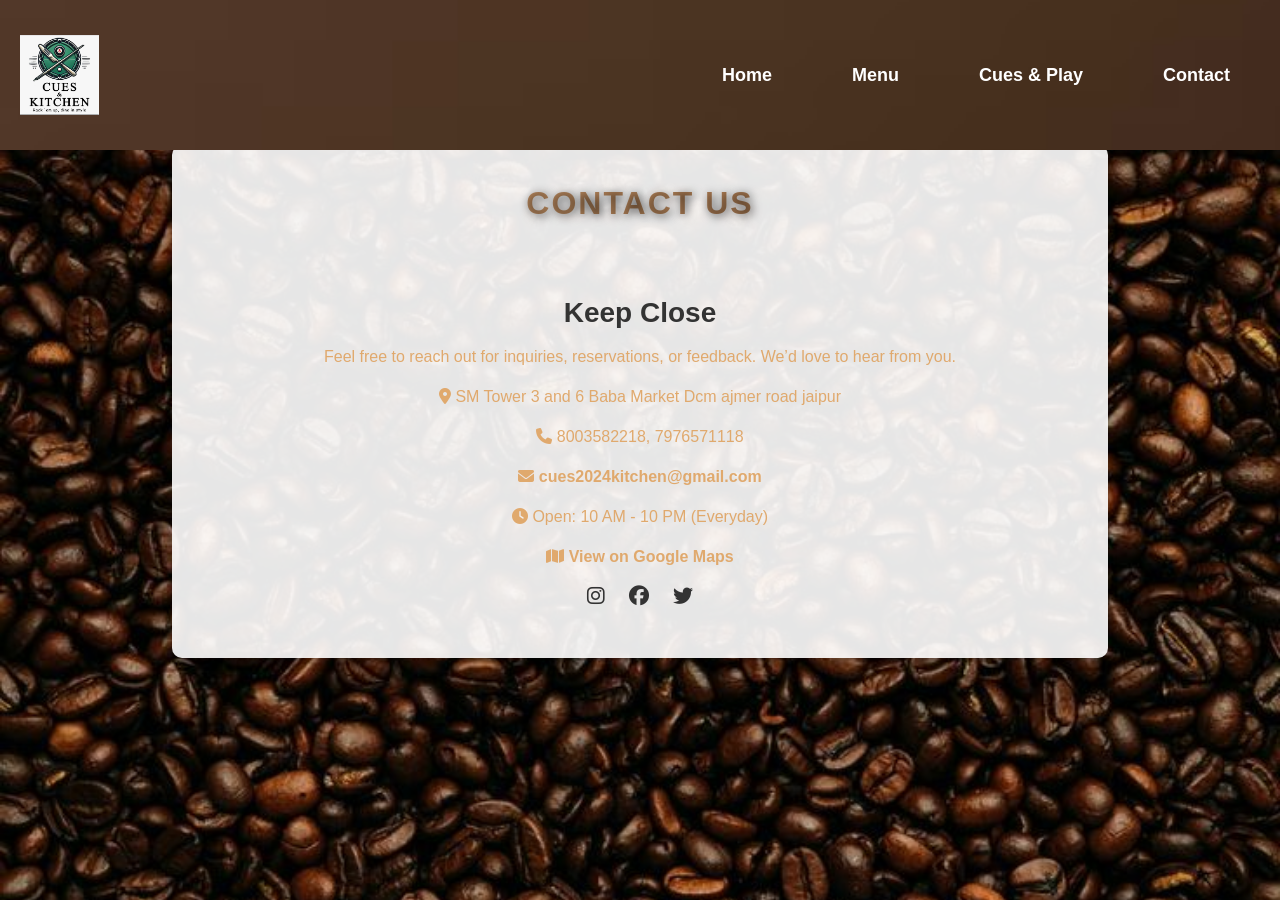
<file: contact.html>
<!DOCTYPE html>
<html lang="en">
<head>
    <meta charset="UTF-8">
    <meta name="viewport" content="width=device-width, initial-scale=1.0">
    <title>Contact Us - Cues and Kitchen</title>
    <link rel="stylesheet" href="style.css">
    <link rel="stylesheet" href="https://cdnjs.cloudflare.com/ajax/libs/font-awesome/6.5.1/css/all.min.css">
</head>
<body>
    <nav>
        <a href="index.html">
            <img src="logo.jpg" alt="Cues and Kitchen Logo" class="logo">
        </a>
        <ul>
            <li><a href="index.html">Home</a></li>
            <li><a href="menu.html">Menu</a></li>
            <li><a href="games.html">Cues & Play</a></li>
            <li><a href="contact.html">Contact</a></li>
        </ul>
    </nav>

    
        <div class="contact-container">
            <h1 class="contact-title">CONTACT US</h1>
            <div class="contact-box">
                <!-- Left: Contact Details -->
            <div class="contact-details">
                <h2>Keep Close</h2>
                <p>Feel free to reach out for inquiries, reservations, or feedback. We’d love to hear from you.</p>
                <p><i class="fas fa-map-marker-alt"></i> SM Tower 3 and 6 Baba Market Dcm ajmer road jaipur</p>
                <p><i class="fas fa-phone"></i> 8003582218, 7976571118</p>
                <p><i class="fas fa-envelope"></i> <a href="mailto:cues2024kitchen@gmail.com">cues2024kitchen@gmail.com</a></p>
                <p><i class="fas fa-clock"></i> Open: 10 AM - 10 PM (Everyday)</p>
                <p><i class="fas fa-map"></i> <a href="https://maps.app.goo.gl/EhMH3YC9ZYGebanJ7?g_st=com.google.maps.preview.copy" target="_blank">View on Google Maps</a></p>

                <div class="social-icons">
                    <a href="https://www.instagram.com/cuesandkitchen" target="_blank"><i class="fa-brands fa-instagram"></i></a>
                    <a href="https://facebook.com/" target="_blank"><i class="fa-brands fa-facebook"></i></a>
                    <a href="https://twitter.com/" target="_blank"><i class="fa-brands fa-twitter"></i></a>
                </div>
            </div>

            
                
                
            </div>
        </div>
    </section>
</body>
<script>
    document.querySelector('form').addEventListener('submit', function (e) {
        let name = document.querySelector('input[type="text"]').value;
        let email = document.querySelector('input[type="email"]').value;
        let subject = document.querySelector('input[type="text"]').value;
        let message = document.querySelector('textarea').value;

        if (!name || !email || !subject || !message) {
            alert('Please fill out all fields.');
            e.preventDefault();
        }
    });
</script>
</html>
</file>
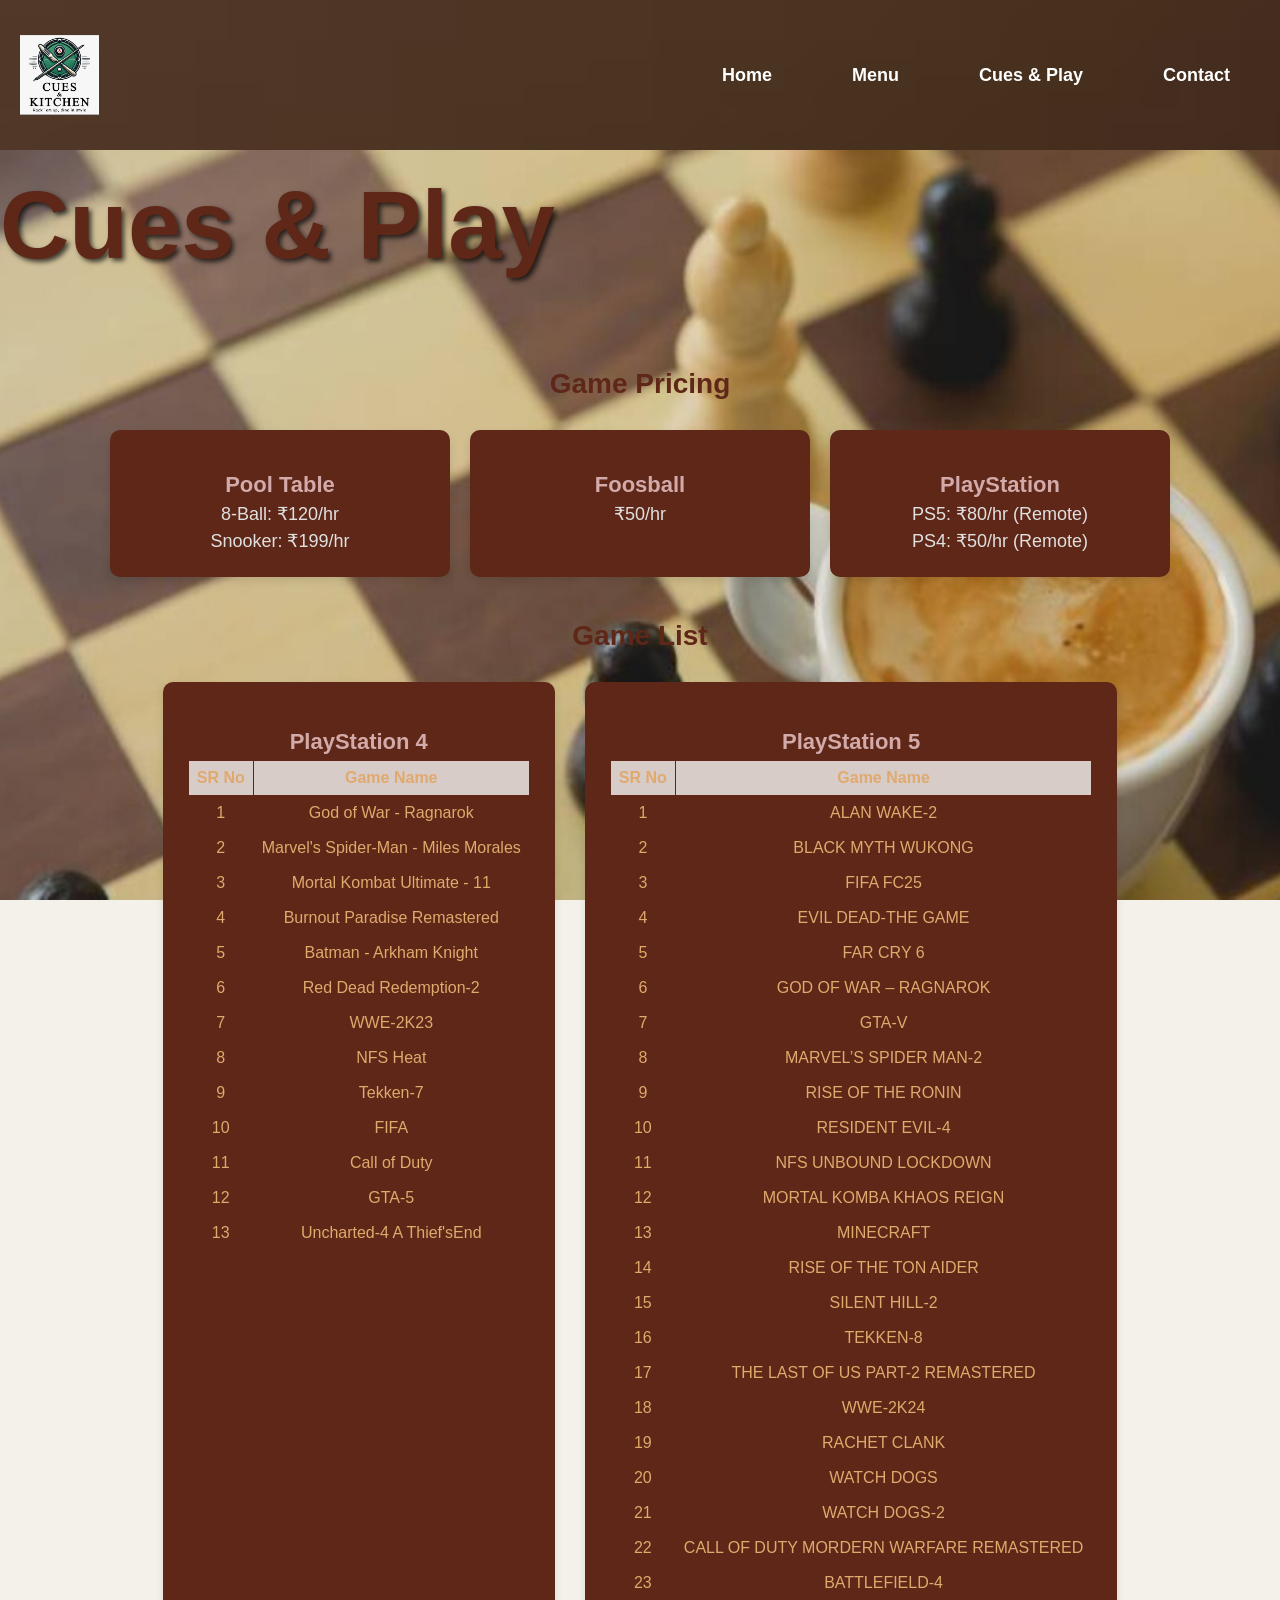
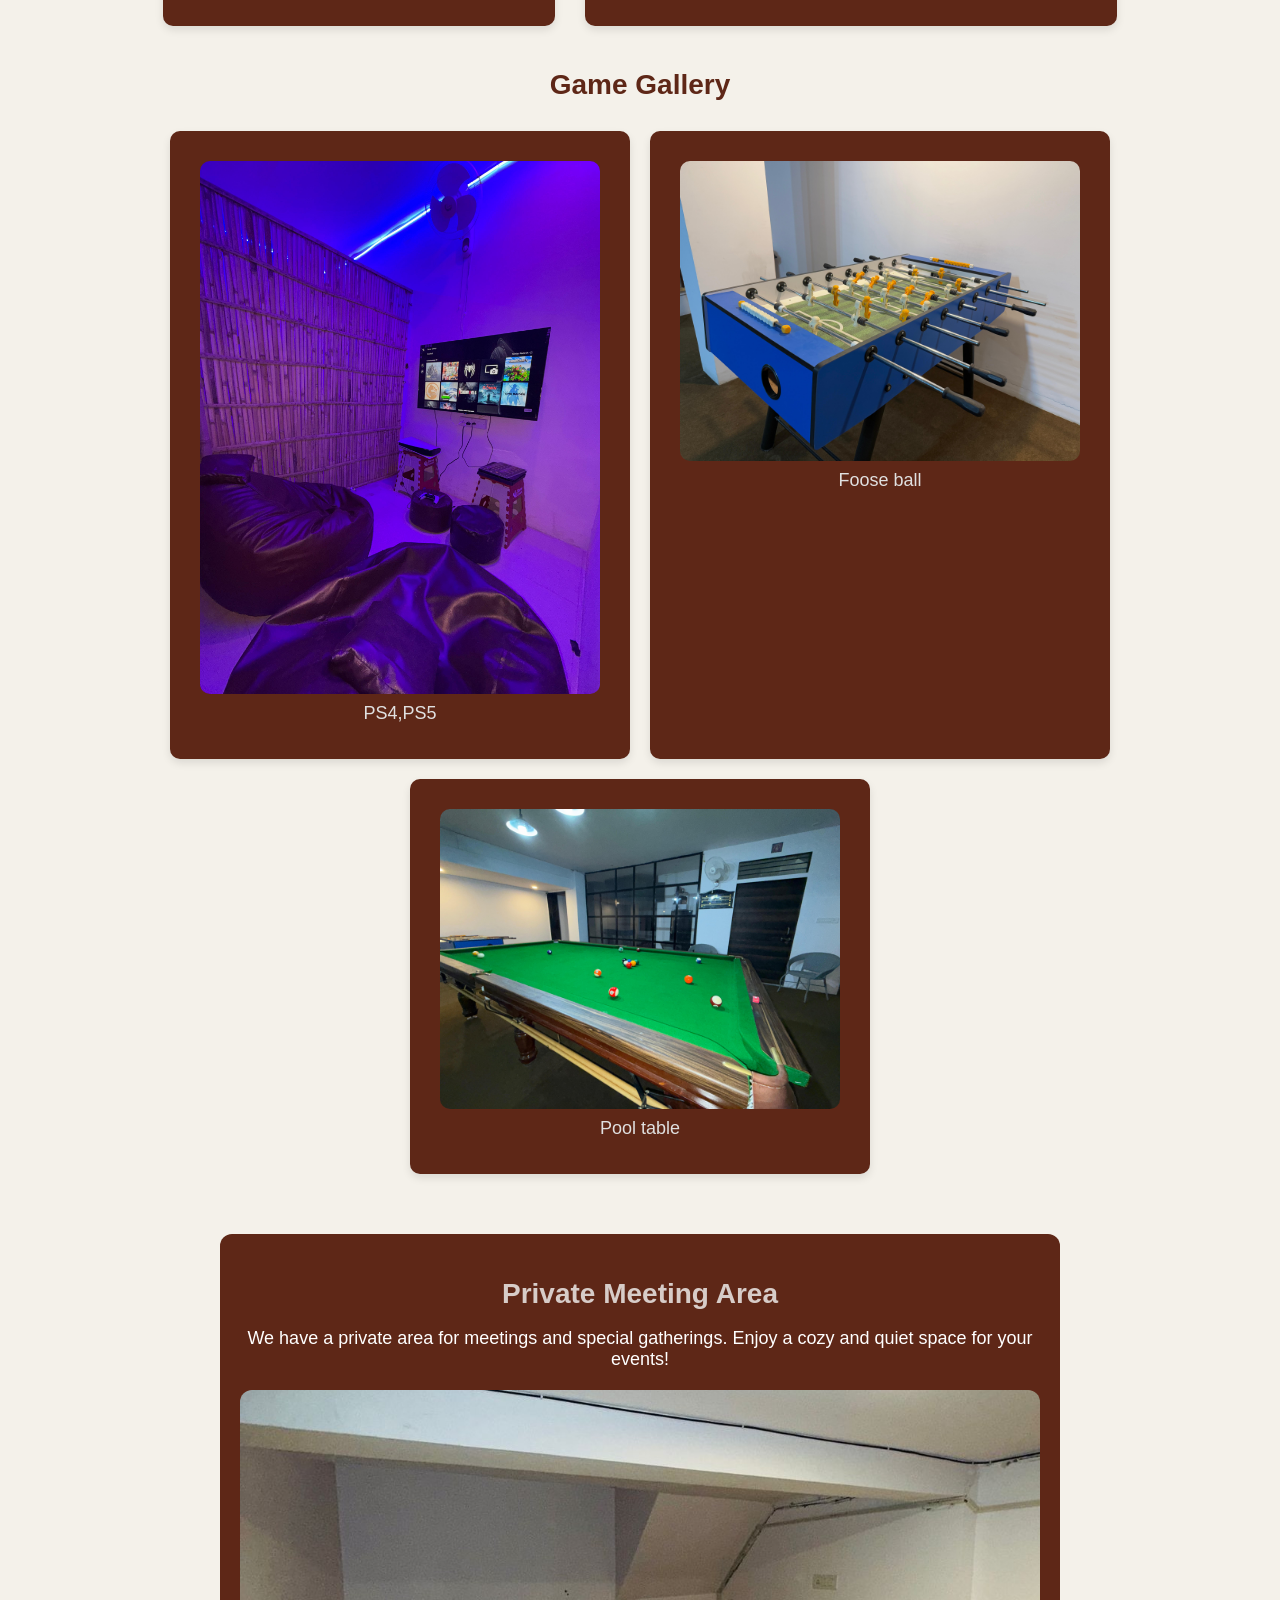
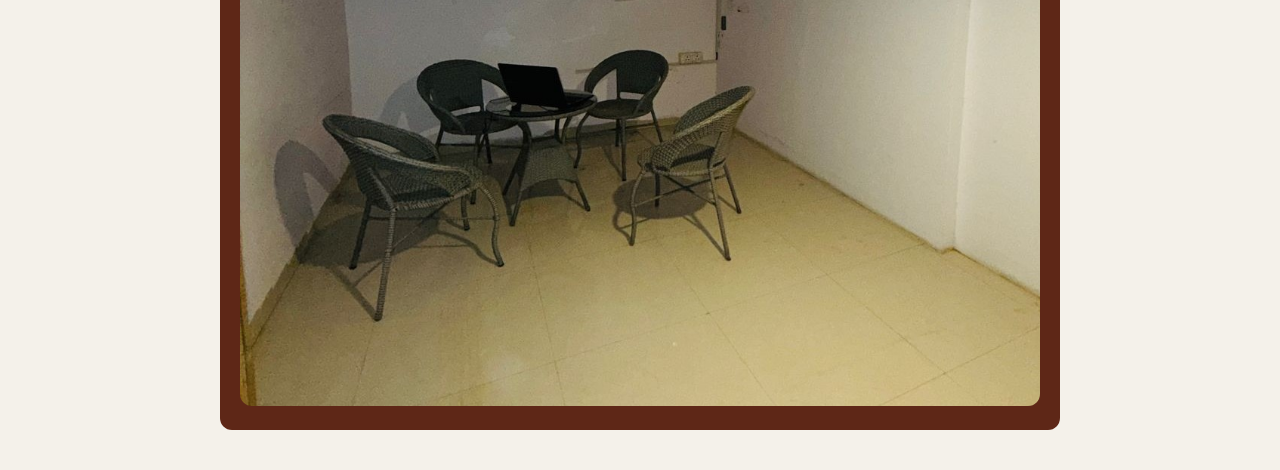
<file: games.html>
<!DOCTYPE html>
<html lang="en">
<head>
    <meta charset="UTF-8">
    <meta name="viewport" content="width=device-width, initial-scale=1.0">
    <title>Cues & Play</title>
    <link rel="stylesheet" href="style.css">
    <link rel="icon" type="image/jpeg" href="logo.jpg">
</head>
<body>
    <nav>
        <a href="index.html">
            <img src="logo.jpg" alt="Cues and Kitchen Logo" class="logo">
        </a>
        <ul>
            <li><a href="index.html">Home</a></li>
            <li><a href="menu.html">Menu</a></li>
            <li><a href="games.html">Cues & Play</a></li>
            <li><a href="contact.html">Contact</a></li>
        </ul>
    </nav>

    <!-- Move header inside body -->
    <header>
        <h1>Cues & Play</h1>
    </header>
    <body class="cues-play-page">

    <section class="game-prices">
        <h2>Game Pricing</h2>
        <div class="pricing">
            <div class="price-box">
                <h3>Pool Table</h3>
                <p>8-Ball: ₹120/hr</p>
                <p>Snooker: ₹199/hr</p>
            </div>
            <div class="price-box">
                <h3>Foosball</h3>
                <p>₹50/hr</p>
            </div>
            <div class="price-box">
                <h3>PlayStation</h3>
                <p>PS5: ₹80/hr (Remote)</p>
                <p>PS4: ₹50/hr (Remote)</p>
            </div>
        </div>
    </section>

    <section class="game-list">
        <h2>Game List</h2>
        <div class="game-tables">
            <div class="table-container">
                <h3>PlayStation 4</h3>
                <table>
                    <tr><th>SR No</th><th>Game Name</th></tr>
                    <tr><td>1</td><td>God of War - Ragnarok</td></tr>
                    <tr><td>2</td><td>Marvel's Spider-Man - Miles Morales</td></tr>
                    <tr><td>3</td><td>Mortal Kombat Ultimate - 11</td></tr>
                    <tr><td>4</td><td>Burnout Paradise Remastered</td></tr>
                    <tr><td>5</td><td>Batman - Arkham Knight</td></tr>
                    <tr><td>6</td><td>Red Dead Redemption-2</td></tr>
                    <tr><td>7</td><td>WWE-2K23</td></tr>
                    <tr><td>8</td><td>NFS Heat</td></tr>
                    <tr><td>9</td><td>Tekken-7</td></tr>
                    <tr><td>10</td><td>FIFA <FC-24></FC-24></td></tr>
                    <tr><td>11</td><td>Call of Duty</td></tr>
                    <tr><td>12</td><td>GTA-5</td></tr>
                    <tr><td>13</td><td>Uncharted-4 A Thief'sEnd</td></tr>
                </table>
            </div>
            <div class="table-container">
                <h3>PlayStation 5</h3>
                <table>
                    <tr><th>SR No</th><th>Game Name</th></tr>
                    <tr><td>1</td><td>ALAN WAKE-2</td></tr>
        <tr><td>2</td><td>BLACK MYTH WUKONG</td></tr>
        <tr><td>3</td><td>FIFA FC25</td></tr>
        <tr><td>4</td><td>EVIL DEAD-THE GAME</td></tr>
        <tr><td>5</td><td>FAR CRY 6</td></tr>
        <tr><td>6</td><td>GOD OF WAR – RAGNAROK</td></tr>
        <tr><td>7</td><td>GTA-V</td></tr>
        <tr><td>8</td><td>MARVEL’S SPIDER MAN-2</td></tr>
        <tr><td>9</td><td>RISE OF THE RONIN</td></tr>
        <tr><td>10</td><td>RESIDENT EVIL-4</td></tr>
        <tr><td>11</td><td>NFS UNBOUND LOCKDOWN</td></tr>
        <tr><td>12</td><td>MORTAL KOMBA KHAOS REIGN</td></tr>
        <tr><td>13</td><td>MINECRAFT</td></tr>
        <tr><td>14</td><td>RISE OF THE TON AIDER</td></tr>
        <tr><td>15</td><td>SILENT HILL-2</td></tr>
        <tr><td>16</td><td>TEKKEN-8</td></tr>
        <tr><td>17</td><td>THE LAST OF US PART-2 REMASTERED</td></tr>
        <tr><td>18</td><td>WWE-2K24</td></tr>
        <tr><td>19</td><td>RACHET CLANK</td></tr>
        <tr><td>20</td><td>WATCH DOGS</td></tr>
        <tr><td>21</td><td>WATCH DOGS-2</td></tr>
        <tr><td>22</td><td>CALL OF DUTY MORDERN WARFARE REMASTERED</td></tr>
        <tr><td>23</td><td>BATTLEFIELD-4</td></tr>
                </table>
            </div>
        </div>
    </section>

    <section class="game-gallery">
        <h2>Game Gallery</h2>
        <div class="gallery">
            <div class="game-card">
                <img src="godofwar.jpg" alt="God of War">
                <p>PS4,PS5</p>
            </div>
            <div class="game-card">
                <img src="spiderman.jpg" alt="Spider-Man">
                <p>Foose ball</p>
            </div>
            <div class="game-card">
                <img src="mortal_kombat.jpg" alt="Mortal Kombat">
                <p>Pool table</p>
            </div>
        </div>
    </section>
    <section class="private-area">
        <h2>Private Meeting Area</h2>
        <p>We have a private area for meetings and special gatherings. Enjoy a cozy and quiet space for your events!</p>
        <div class="meeting-image">
            <img src="meeting_area.jpg" alt="Private Meeting Area">
        </div>
    </section>
    
    
    
</body>
</html>
</file>
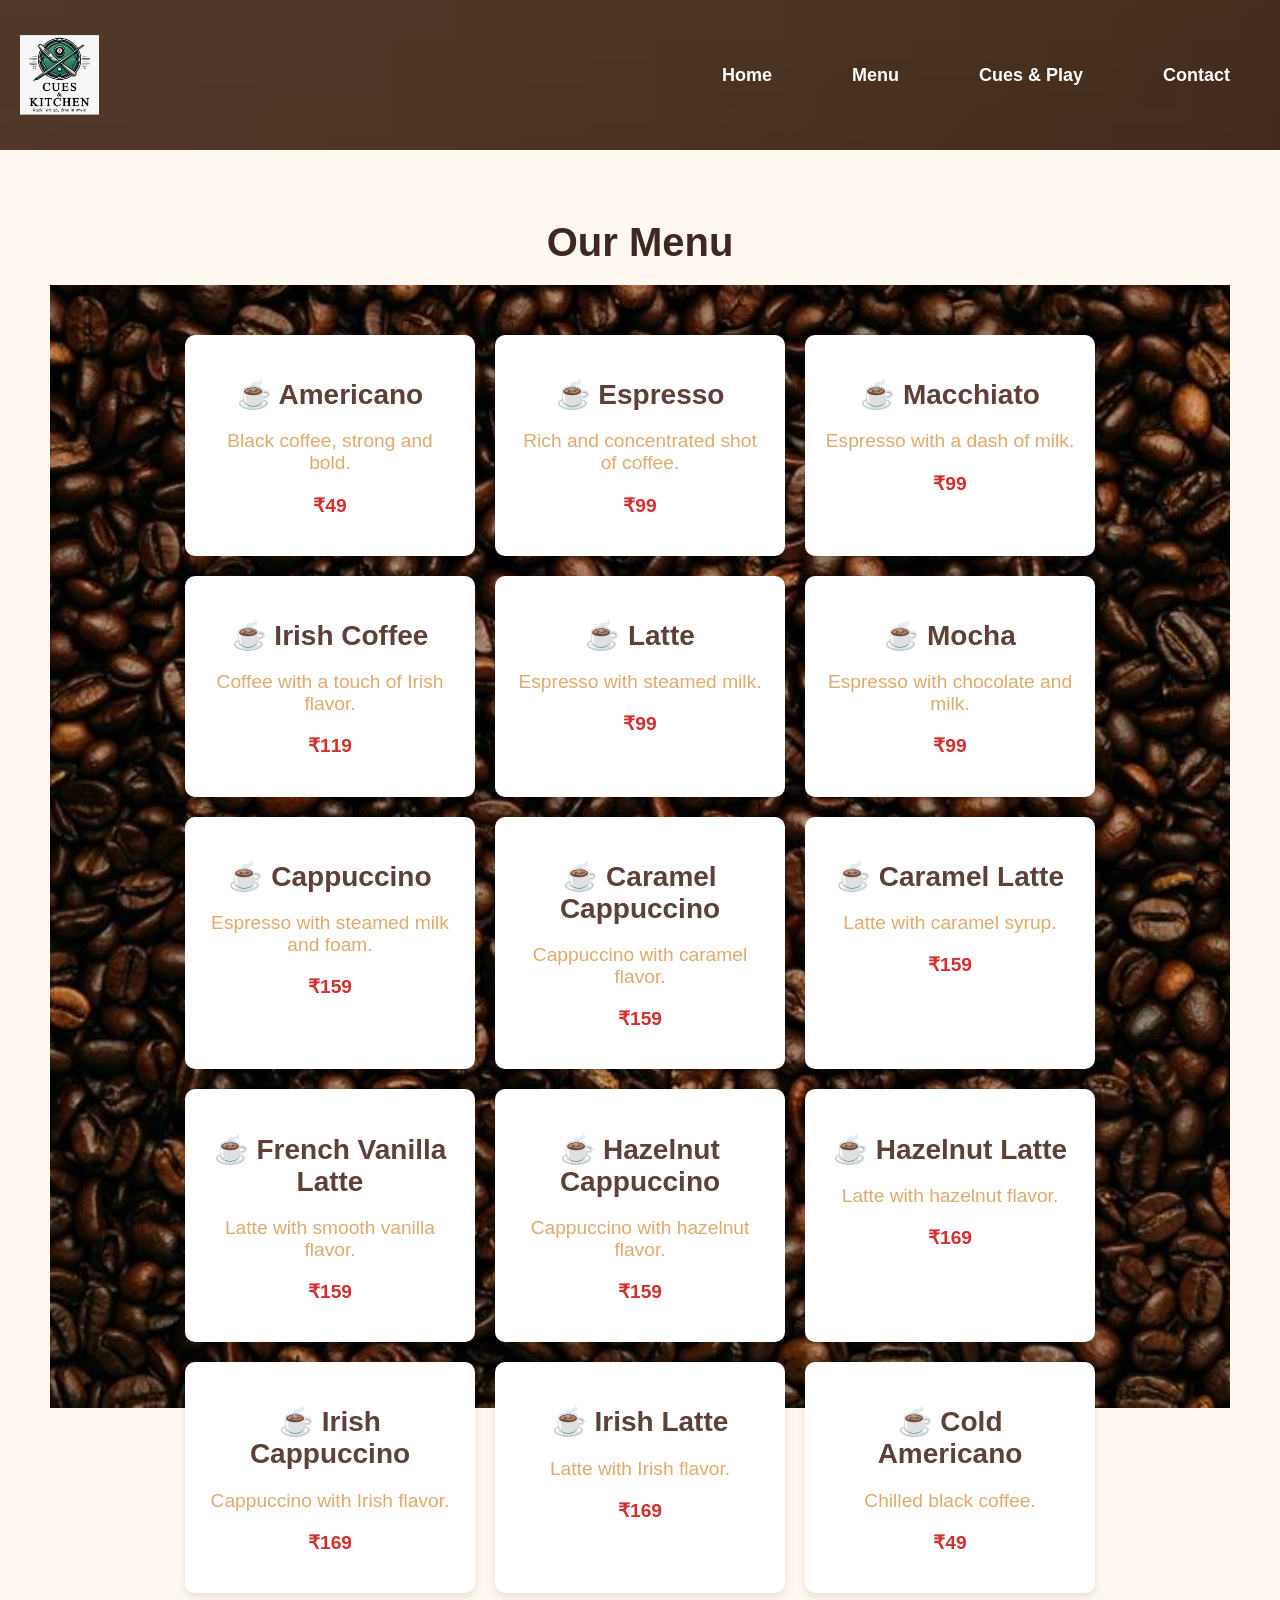
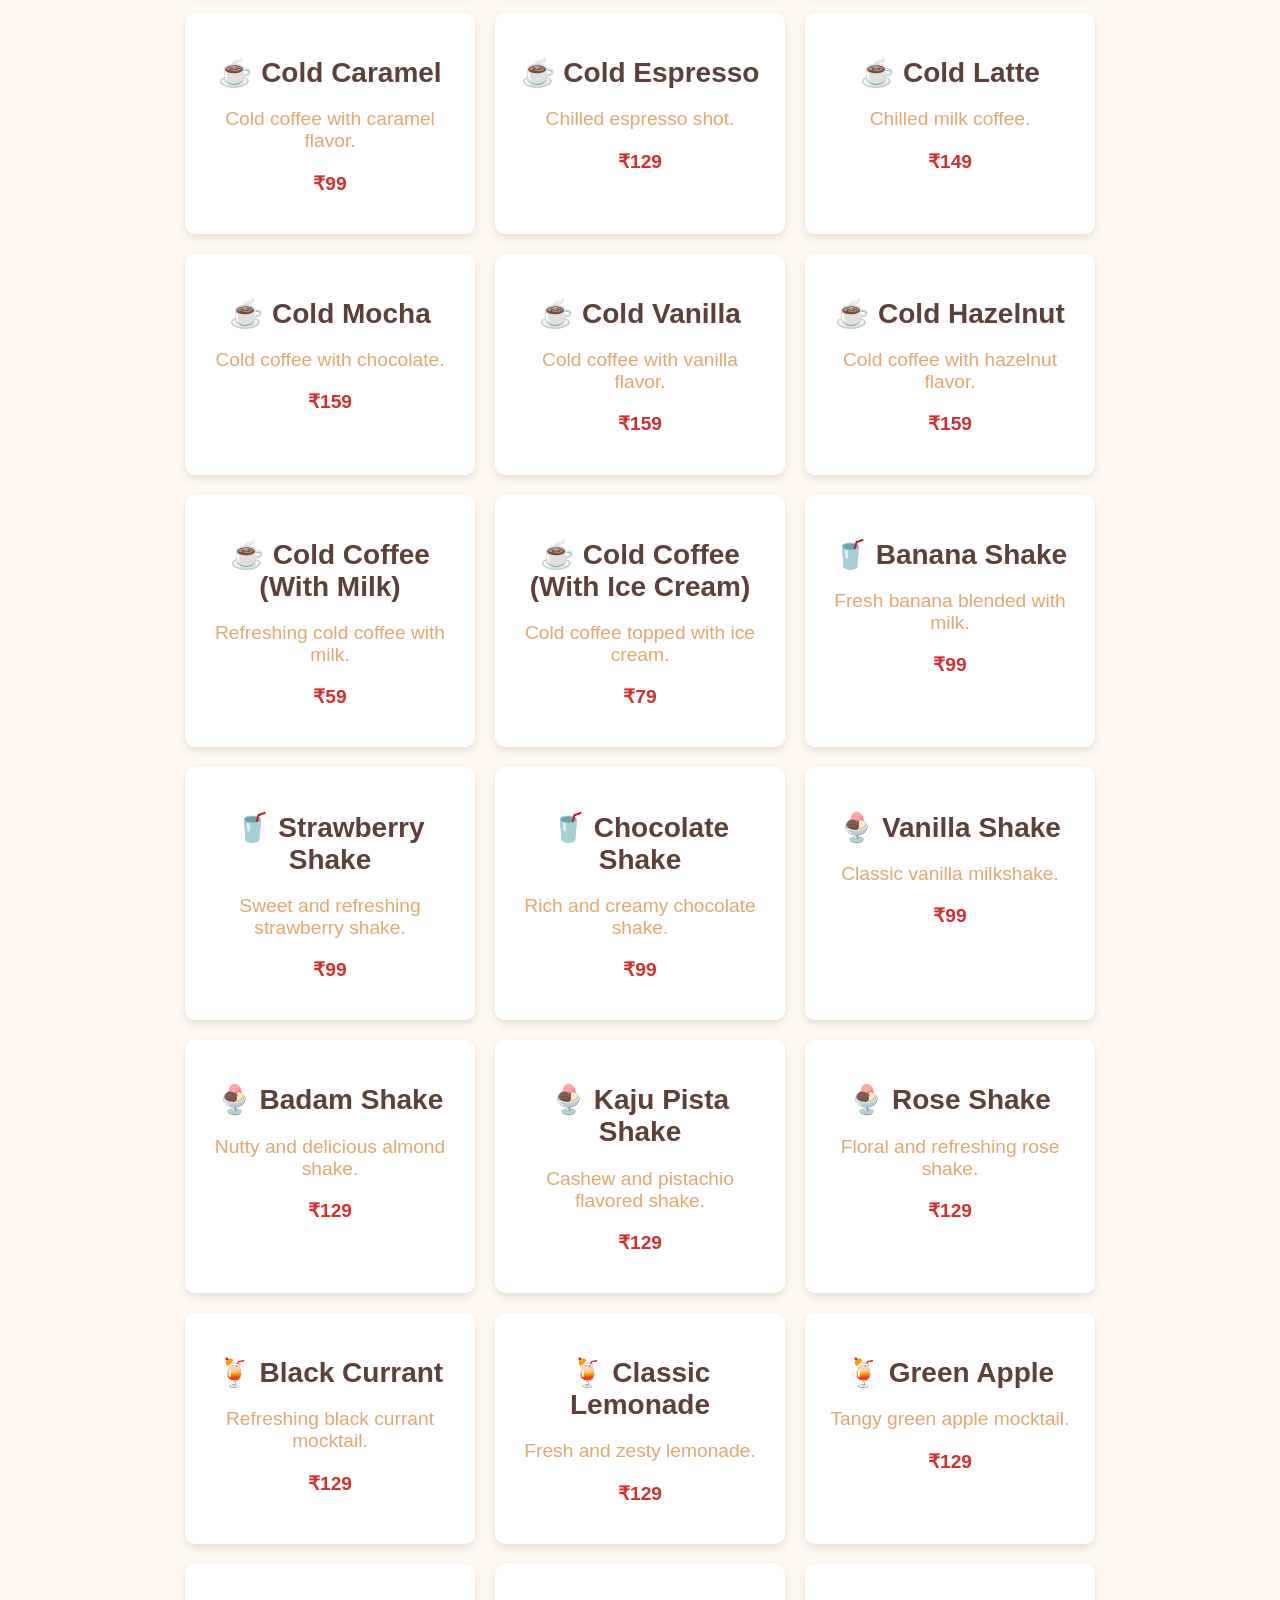
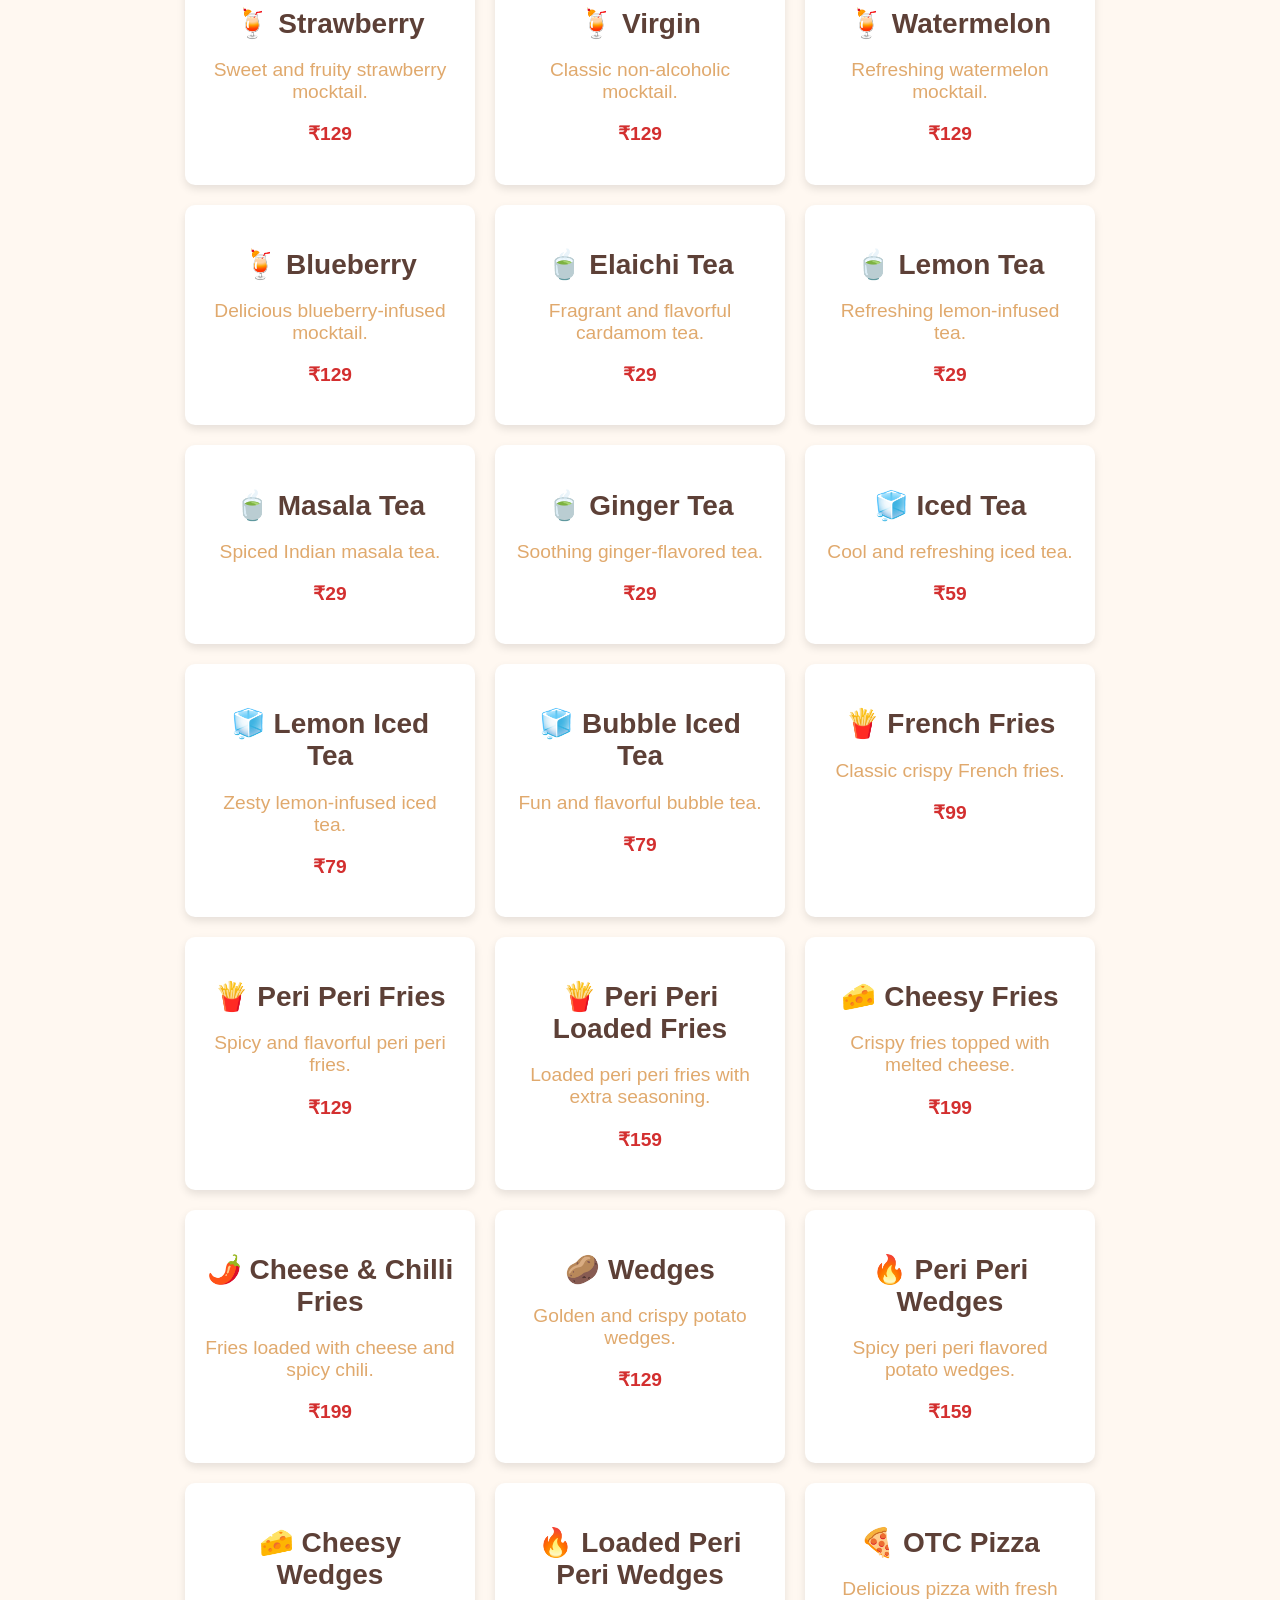
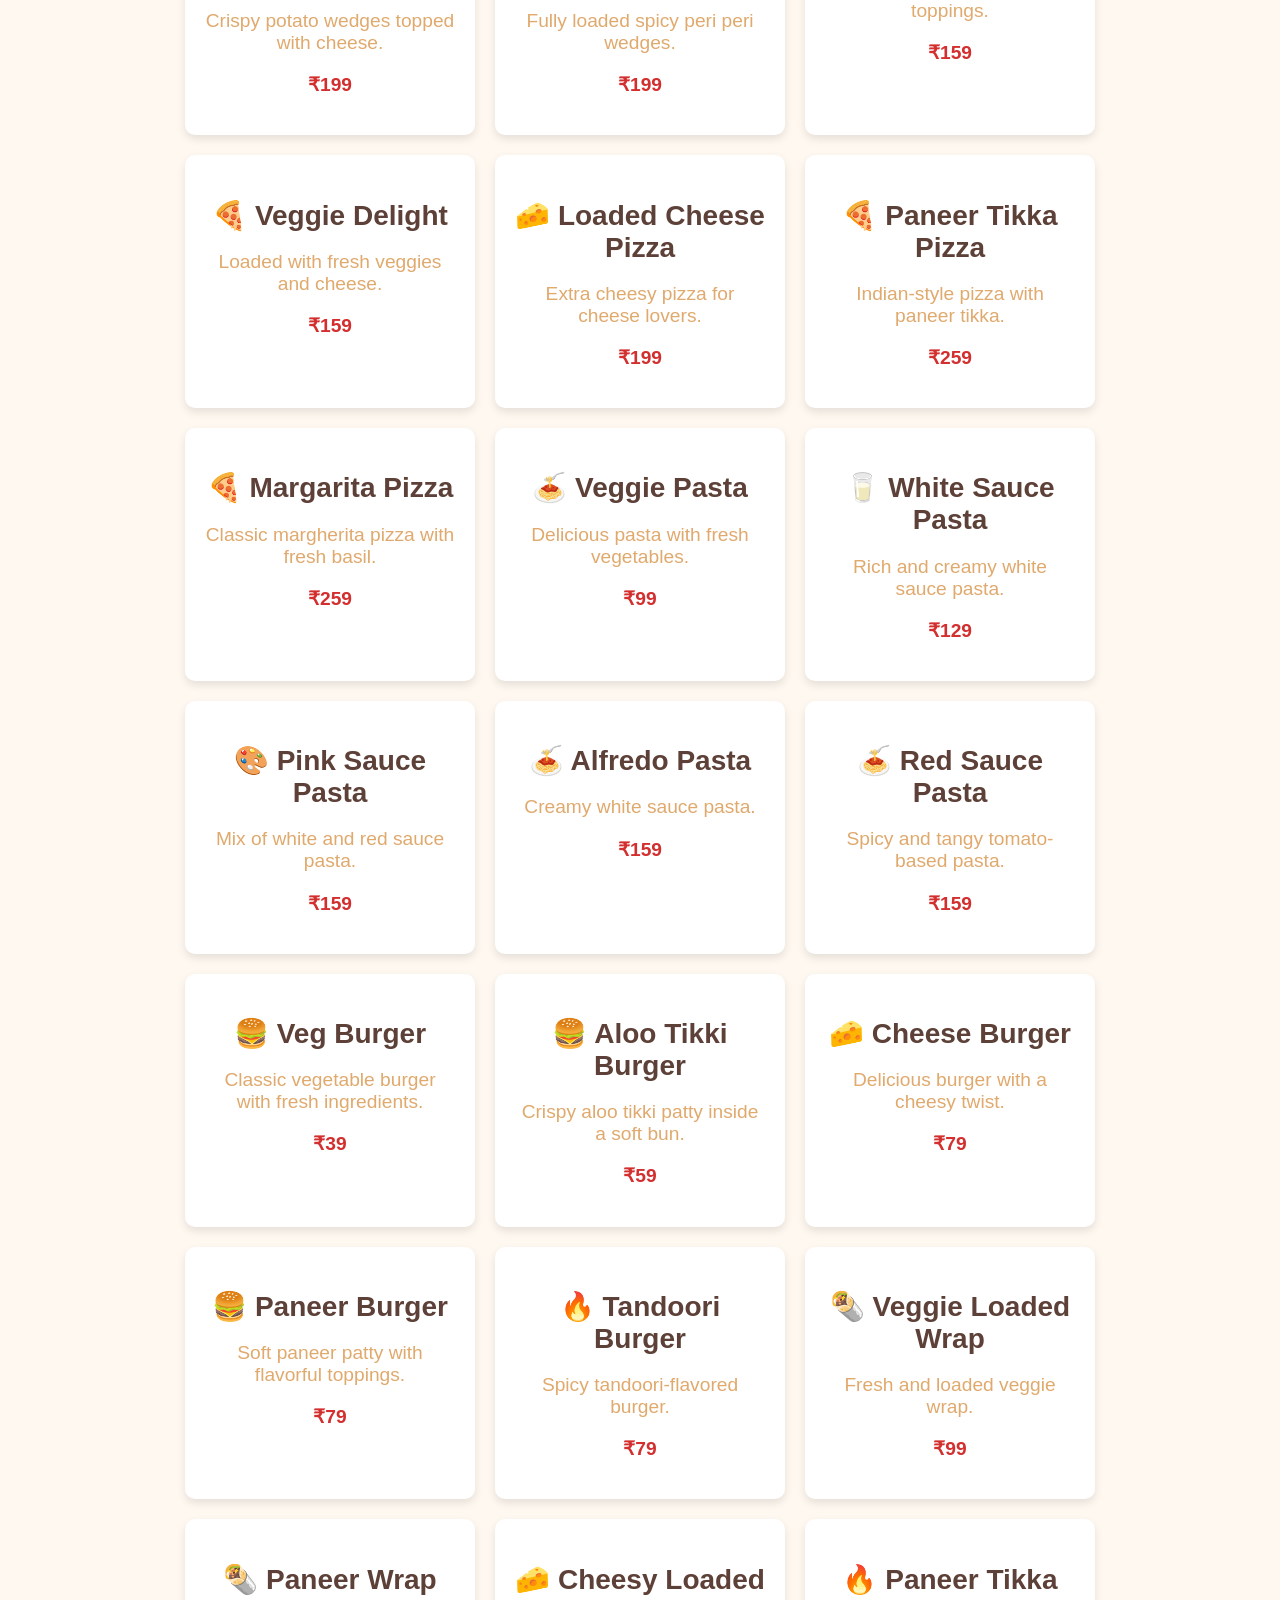
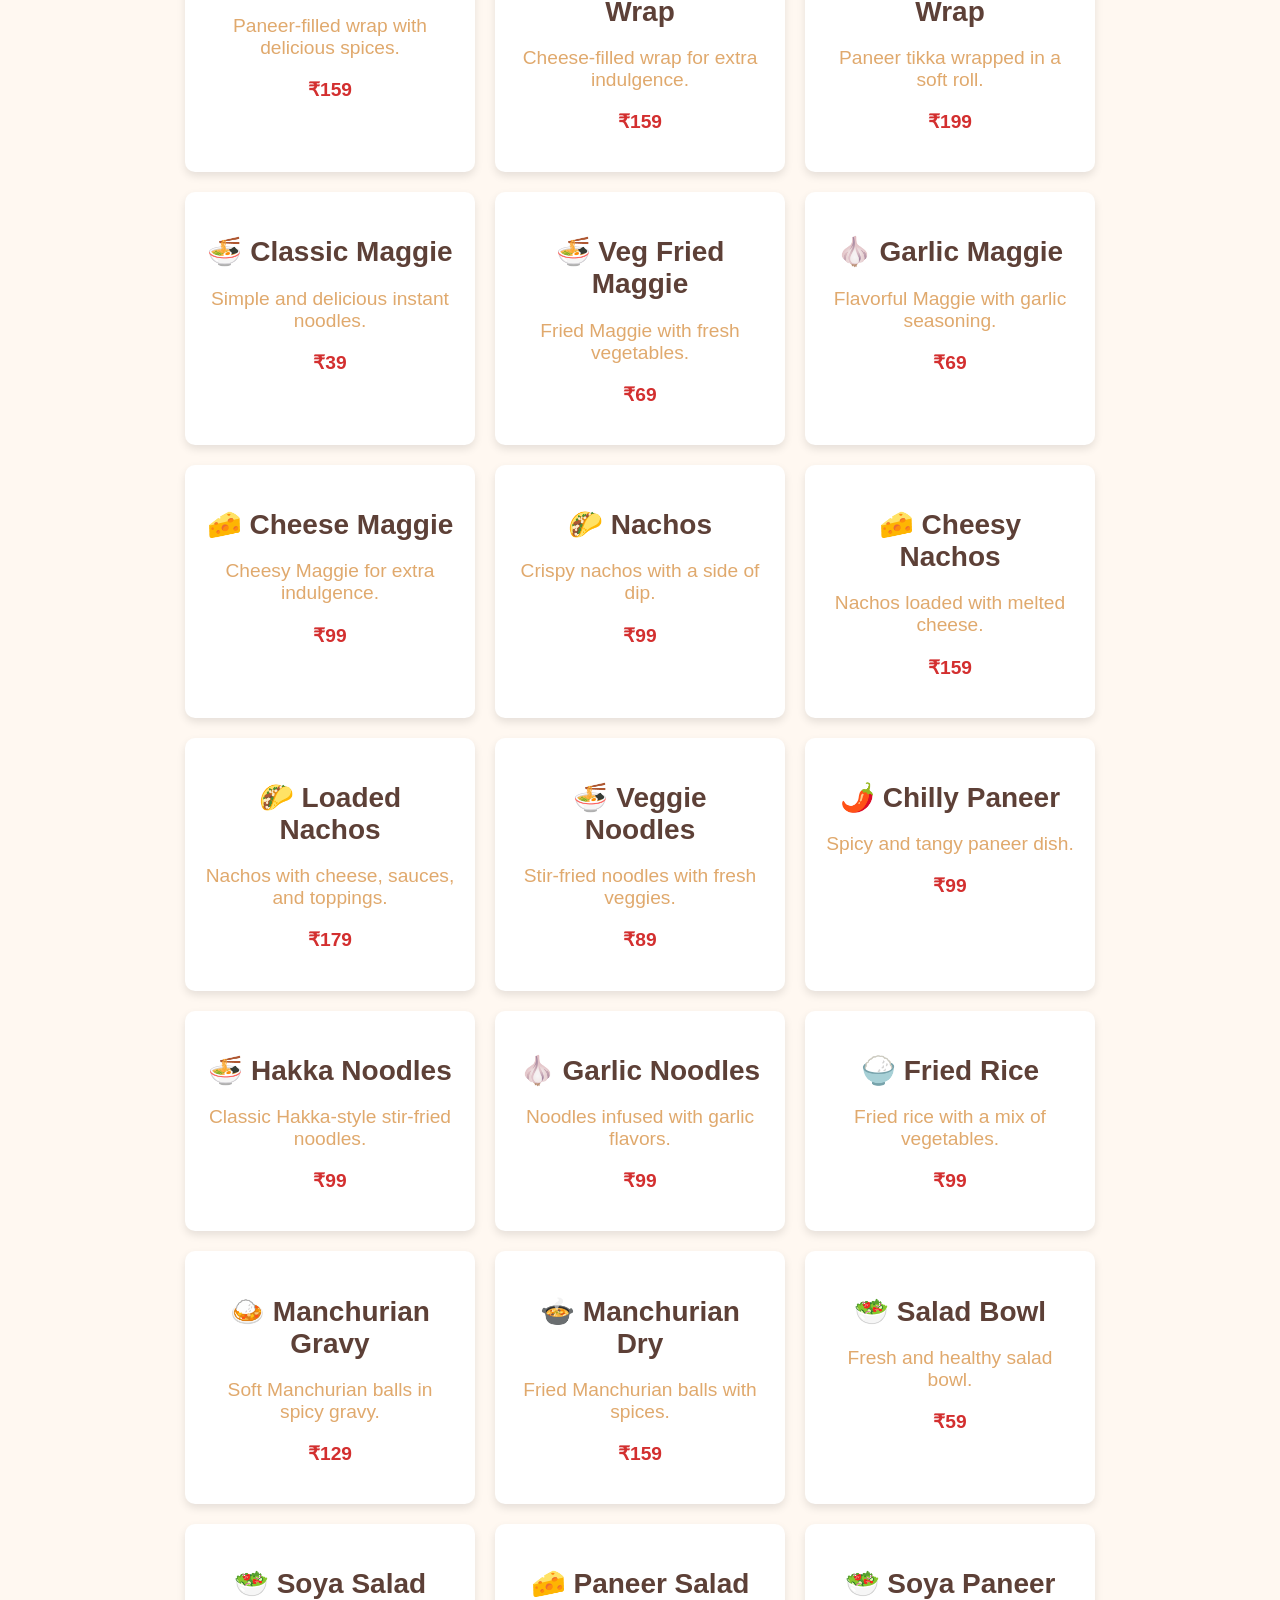
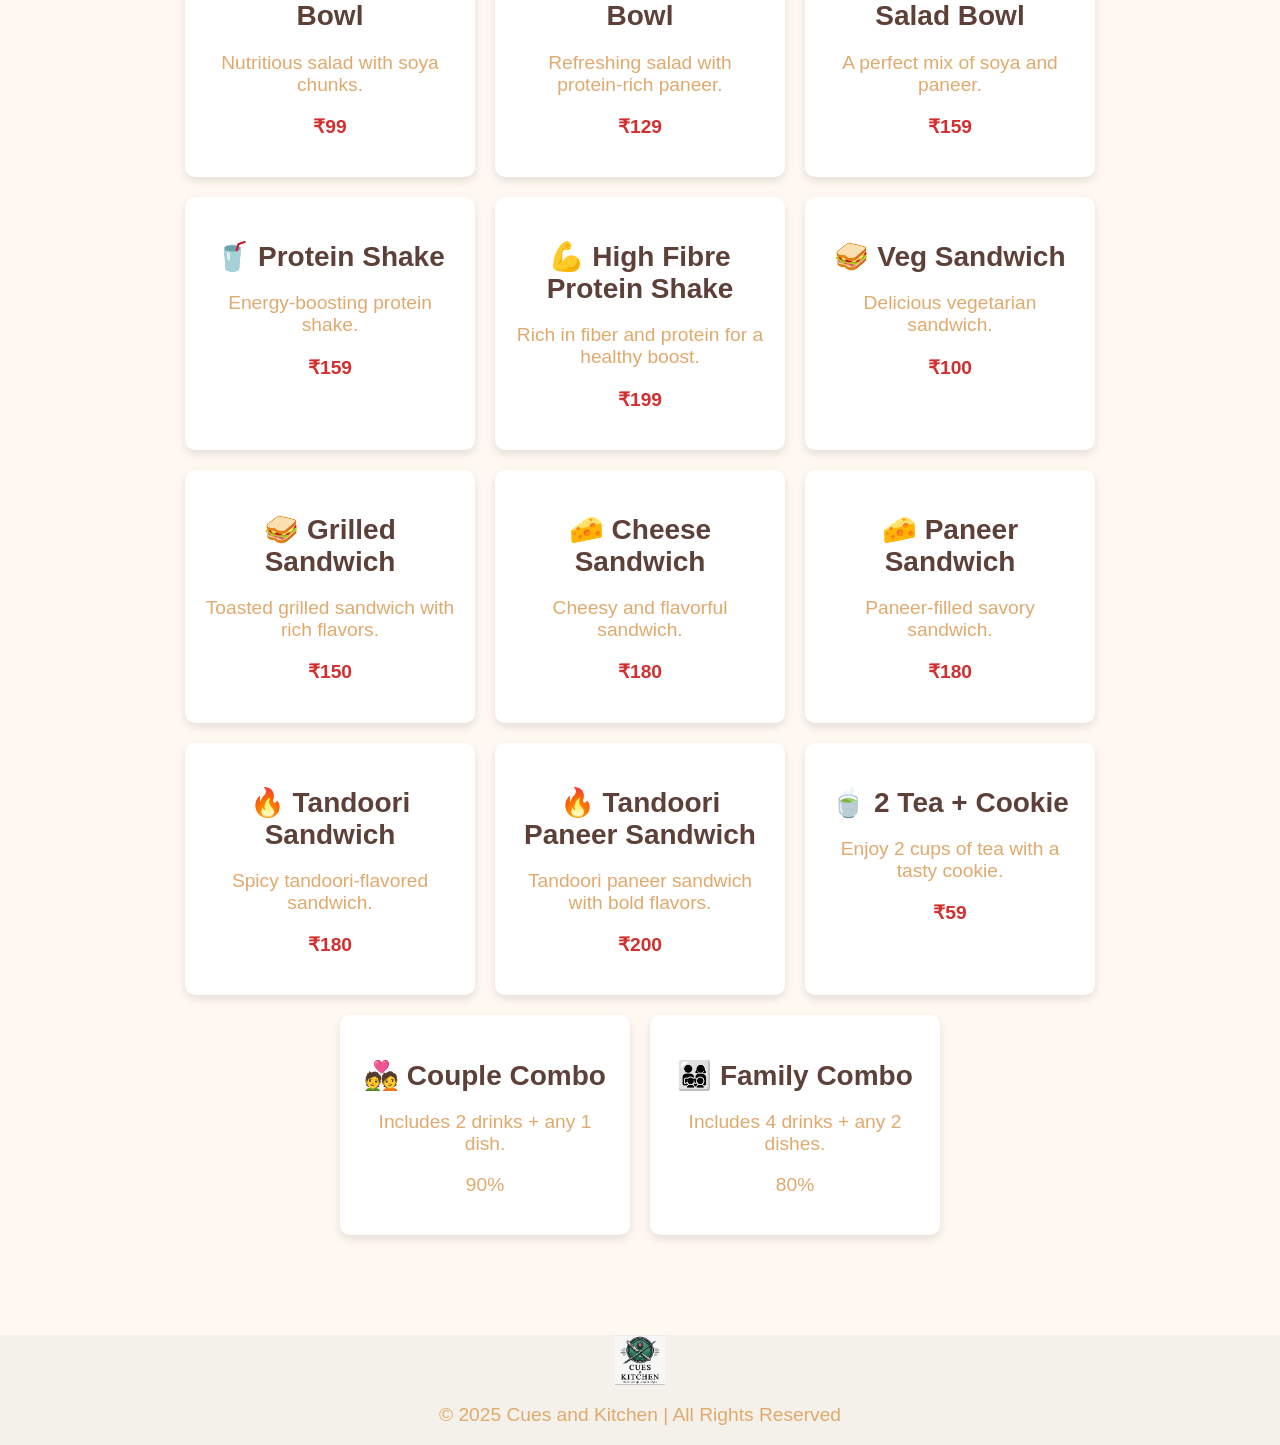
<file: menu.html>
<!DOCTYPE html>
<html lang="en">
<head>
    <meta charset="UTF-8">
    <meta name="viewport" content="width=device-width, initial-scale=1.0">
    <title>Menu - Cues and Kitchen</title>
    <link rel="stylesheet" href="style.css">
    <link rel="icon" type="image/jpeg" href="logo.jpg">


</head>
<body>
    
    <nav>
        <a href="index.html">
            <img src="logo.jpg" alt="Cues and Kitchen Logo" class="logo">
        </a>
        <ul>
            <li><a href="index.html">Home</a></li>
            <li><a href="menu.html">Menu</a></li>
            <li><a href="games.html">Cues & Play</a></li>
            <li><a href="contact.html">Contact</a></li>
        </ul>
    </nav>

    <section class="menu">
        <h1>Our Menu</h1>
        <div class="menu-items">
            <!-- Hot Coffee Without Milk -->
            <div class="item">
                <h2>☕ Americano</h2>
                <p>Black coffee, strong and bold.</p>
                <p class="price">₹49</p>
            </div>
            
            <div class="item">
                <h2>☕ Espresso</h2>
                <p>Rich and concentrated shot of coffee.</p>
                <p class="price">₹99</p>
            </div>
            
            <div class="item">
                <h2>☕ Macchiato</h2>
                <p>Espresso with a dash of milk.</p>
                <p class="price">₹99</p>
            </div>
            
            <div class="item">
                <h2>☕ Irish Coffee</h2>
                <p>Coffee with a touch of Irish flavor.</p>
                <p class="price">₹119</p>
            </div>
            
            <div class="item">
                <h2>☕ Latte</h2>
                <p>Espresso with steamed milk.</p>
                <p class="price">₹99</p>
            </div>
            
            <div class="item">
                <h2>☕ Mocha</h2>
                <p>Espresso with chocolate and milk.</p>
                <p class="price">₹99</p>
            </div>
            
            <div class="item">
                <h2>☕ Cappuccino</h2>
                <p>Espresso with steamed milk and foam.</p>
                <p class="price">₹159</p>
            </div>
            
            <div class="item">
                <h2>☕ Caramel Cappuccino</h2>
                <p>Cappuccino with caramel flavor.</p>
                <p class="price">₹159</p>
            </div>
            
            <div class="item">
                <h2>☕ Caramel Latte</h2>
                <p>Latte with caramel syrup.</p>
                <p class="price">₹159</p>
            </div>
            
            <div class="item">
                <h2>☕ French Vanilla Latte</h2>
                <p>Latte with smooth vanilla flavor.</p>
                <p class="price">₹159</p>
            </div>
            
            <div class="item">
                <h2>☕ Hazelnut Cappuccino</h2>
                <p>Cappuccino with hazelnut flavor.</p>
                <p class="price">₹159</p>
            </div>
            
            <div class="item">
                <h2>☕ Hazelnut Latte</h2>
                <p>Latte with hazelnut flavor.</p>
                <p class="price">₹169</p>
            </div>
            
            <div class="item">
                <h2>☕ Irish Cappuccino</h2>
                <p>Cappuccino with Irish flavor.</p>
                <p class="price">₹169</p>
            </div>
            
            <div class="item">
                <h2>☕ Irish Latte</h2>
                <p>Latte with Irish flavor.</p>
                <p class="price">₹169</p>
            </div>
            
            <div class="item">
                <h2>☕ Cold Americano</h2>
                <p>Chilled black coffee.</p>
                <p class="price">₹49</p>
            </div>
            
            <div class="item">
                <h2>☕ Cold Caramel</h2>
                <p>Cold coffee with caramel flavor.</p>
                <p class="price">₹99</p>
            </div>
            
            <div class="item">
                <h2>☕ Cold Espresso</h2>
                <p>Chilled espresso shot.</p>
                <p class="price">₹129</p>
            </div>
            
            <div class="item">
                <h2>☕ Cold Latte</h2>
                <p>Chilled milk coffee.</p>
                <p class="price">₹149</p>
            </div>
            
            <div class="item">
                <h2>☕ Cold Mocha</h2>
                <p>Cold coffee with chocolate.</p>
                <p class="price">₹159</p>
            </div>
            
            <div class="item">
                <h2>☕ Cold Vanilla</h2>
                <p>Cold coffee with vanilla flavor.</p>
                <p class="price">₹159</p>
            </div>
            
            <div class="item">
                <h2>☕ Cold Hazelnut</h2>
                <p>Cold coffee with hazelnut flavor.</p>
                <p class="price">₹159</p>
            </div>
            
            <div class="item">
                <h2>☕ Cold Coffee (With Milk)</h2>
                <p>Refreshing cold coffee with milk.</p>
                <p class="price">₹59</p>
            </div>
            
            <div class="item">
                <h2>☕ Cold Coffee (With Ice Cream)</h2>
                <p>Cold coffee topped with ice cream.</p>
                <p class="price">₹79</p>
            </div>
 
            <!-- Shakes -->
            <div class="item">
                <h2>🥤 Banana Shake</h2>
                <p>Fresh banana blended with milk.</p>
                <p class="price">₹99</p>
            </div>
            <div class="item">
                <h2>🥤 Strawberry Shake</h2>
                <p>Sweet and refreshing strawberry shake.</p>
                <p class="price">₹99</p>
            </div>
            <div class="item">
                <h2>🥤 Chocolate Shake</h2>
                <p>Rich and creamy chocolate shake.</p>
                <p class="price">₹99</p>
            </div>
            <div class="item">
                <h2>🍨 Vanilla Shake</h2>
                <p>Classic vanilla milkshake.</p>
                <p class="price">₹99</p>
            </div>
            <div class="item">
                <h2>🍨 Badam Shake</h2>
                <p>Nutty and delicious almond shake.</p>
                <p class="price">₹129</p>
            </div>
            
            <div class="item">
                <h2>🍨 Kaju Pista Shake</h2>
                <p>Cashew and pistachio flavored shake.</p>
                <p class="price">₹129</p>
            </div>
            
            <div class="item">
                <h2>🍨 Rose Shake</h2>
                <p>Floral and refreshing rose shake.</p>
                <p class="price">₹129</p>
            </div>
            
            <!-- Mocktails -->
            <div class="item">
                <h2>🍹 Black Currant</h2>
                <p>Refreshing black currant mocktail.</p>
                <p class="price">₹129</p>
            </div>
            
            <div class="item">
                <h2>🍹 Classic Lemonade</h2>
                <p>Fresh and zesty lemonade.</p>
                <p class="price">₹129</p>
            </div>
            
            <div class="item">
                <h2>🍹 Green Apple</h2>
                <p>Tangy green apple mocktail.</p>
                <p class="price">₹129</p>
            </div>
            
            <div class="item">
                <h2>🍹 Strawberry</h2>
                <p>Sweet and fruity strawberry mocktail.</p>
                <p class="price">₹129</p>
            </div>
            
            <div class="item">
                <h2>🍹 Virgin</h2>
                <p>Classic non-alcoholic mocktail.</p>
                <p class="price">₹129</p>
            </div>
            
            <div class="item">
                <h2>🍹 Watermelon</h2>
                <p>Refreshing watermelon mocktail.</p>
                <p class="price">₹129</p>
            </div>
            
            <div class="item">
                <h2>🍹 Blueberry</h2>
                <p>Delicious blueberry-infused mocktail.</p>
                <p class="price">₹129</p>
            </div>
            
            <!-- Tea Section -->
            
            <div class="item">
                <h2>🍵 Elaichi Tea</h2>
                <p>Fragrant and flavorful cardamom tea.</p>
                <p class="price">₹29</p>
            </div>
            
            <div class="item">
                <h2>🍵 Lemon Tea</h2>
                <p>Refreshing lemon-infused tea.</p>
                <p class="price">₹29</p>
            </div>
            
            <div class="item">
                <h2>🍵 Masala Tea</h2>
                <p>Spiced Indian masala tea.</p>
                <p class="price">₹29</p>
            </div>
            
            <div class="item">
                <h2>🍵 Ginger Tea</h2>
                <p>Soothing ginger-flavored tea.</p>
                <p class="price">₹29</p>
            </div>
            
            <div class="item">
                <h2>🧊 Iced Tea</h2>
                <p>Cool and refreshing iced tea.</p>
                <p class="price">₹59</p>
            </div>
            
            <div class="item">
                <h2>🧊 Lemon Iced Tea</h2>
                <p>Zesty lemon-infused iced tea.</p>
                <p class="price">₹79</p>
            </div>
            
            <div class="item">
                <h2>🧊 Bubble Iced Tea</h2>
                <p>Fun and flavorful bubble tea.</p>
                <p class="price">₹79</p>
            </div>
            
            
           <!-- Fries Section -->
<div class="item">
    <h2>🍟 French Fries</h2>
    <p>Classic crispy French fries.</p>
    <p class="price">₹99</p>
</div>

<div class="item">
    <h2>🍟 Peri Peri Fries</h2>
    <p>Spicy and flavorful peri peri fries.</p>
    <p class="price">₹129</p>
</div>

<div class="item">
    <h2>🍟 Peri Peri Loaded Fries</h2>
    <p>Loaded peri peri fries with extra seasoning.</p>
    <p class="price">₹159</p>
</div>

<div class="item">
    <h2>🧀 Cheesy Fries</h2>
    <p>Crispy fries topped with melted cheese.</p>
    <p class="price">₹199</p>
</div>

<div class="item">
    <h2>🌶️ Cheese & Chilli Fries</h2>
    <p>Fries loaded with cheese and spicy chili.</p>
    <p class="price">₹199</p>
</div>

<div class="item">
    <h2>🥔 Wedges</h2>
    <p>Golden and crispy potato wedges.</p>
    <p class="price">₹129</p>
</div>

<div class="item">
    <h2>🔥 Peri Peri Wedges</h2>
    <p>Spicy peri peri flavored potato wedges.</p>
    <p class="price">₹159</p>
</div>

<div class="item">
    <h2>🧀 Cheesy Wedges</h2>
    <p>Crispy potato wedges topped with cheese.</p>
    <p class="price">₹199</p>
</div>

<div class="item">
    <h2>🔥 Loaded Peri Peri Wedges</h2>
    <p>Fully loaded spicy peri peri wedges.</p>
    <p class="price">₹199</p>
</div>

<!-- Pizza Section -->
<div class="item">
    <h2>🍕 OTC Pizza</h2>
    <p>Delicious pizza with fresh toppings.</p>
    <p class="price">₹159</p>
</div>

<div class="item">
    <h2>🍕 Veggie Delight</h2>
    <p>Loaded with fresh veggies and cheese.</p>
    <p class="price">₹159</p>
</div>

<div class="item">
    <h2>🧀 Loaded Cheese Pizza</h2>
    <p>Extra cheesy pizza for cheese lovers.</p>
    <p class="price">₹199</p>
</div>

<div class="item">
    <h2>🍕 Paneer Tikka Pizza</h2>
    <p>Indian-style pizza with paneer tikka.</p>
    <p class="price">₹259</p>
</div>

<div class="item">
    <h2>🍕 Margarita Pizza</h2>
    <p>Classic margherita pizza with fresh basil.</p>
    <p class="price">₹259</p>
</div>

<!-- Pasta Section -->
<div class="item">
    <h2>🍝 Veggie Pasta</h2>
    <p>Delicious pasta with fresh vegetables.</p>
    <p class="price">₹99</p>
</div>


<div class="item">
    <h2>🥛 White Sauce Pasta</h2>
    <p>Rich and creamy white sauce pasta.</p>
    <p class="price">₹129</p>
</div>

<div class="item">
    <h2>🎨 Pink Sauce Pasta</h2>
    <p>Mix of white and red sauce pasta.</p>
    <p class="price">₹159</p>
</div>

            <div class="item">
                <h2>🍝 Alfredo Pasta</h2>
                <p>Creamy white sauce pasta.</p>
                <p class="price">₹159</p>
            </div>
            <div class="item">
                <h2>🍝 Red Sauce Pasta</h2>
                <p>Spicy and tangy tomato-based pasta.</p>
                <p class="price">₹159</p>
            </div>
            <!-- Burger Section -->
<div class="item">
    <h2>🍔 Veg Burger</h2>
    <p>Classic vegetable burger with fresh ingredients.</p>
    <p class="price">₹39</p>
</div>

<div class="item">
    <h2>🍔 Aloo Tikki Burger</h2>
    <p>Crispy aloo tikki patty inside a soft bun.</p>
    <p class="price">₹59</p>
</div>

<div class="item">
    <h2>🧀 Cheese Burger</h2>
    <p>Delicious burger with a cheesy twist.</p>
    <p class="price">₹79</p>
</div>

<div class="item">
    <h2>🍔 Paneer Burger</h2>
    <p>Soft paneer patty with flavorful toppings.</p>
    <p class="price">₹79</p>
</div>

<div class="item">
    <h2>🔥 Tandoori Burger</h2>
    <p>Spicy tandoori-flavored burger.</p>
    <p class="price">₹79</p>
</div>

<!-- Wraps Section -->
<div class="item">
    <h2>🌯 Veggie Loaded Wrap</h2>
    <p>Fresh and loaded veggie wrap.</p>
    <p class="price">₹99</p>
</div>

<div class="item">
    <h2>🌯 Paneer Wrap</h2>
    <p>Paneer-filled wrap with delicious spices.</p>
    <p class="price">₹159</p>
</div>

<div class="item">
    <h2>🧀 Cheesy Loaded Wrap</h2>
    <p>Cheese-filled wrap for extra indulgence.</p>
    <p class="price">₹159</p>
</div>

<div class="item">
    <h2>🔥 Paneer Tikka Wrap</h2>
    <p>Paneer tikka wrapped in a soft roll.</p>
    <p class="price">₹199</p>
</div>
<!-- Maggie Section -->
<div class="item">
    <h2>🍜 Classic Maggie</h2>
    <p>Simple and delicious instant noodles.</p>
    <p class="price">₹39</p>
</div>

<div class="item">
    <h2>🍜 Veg Fried Maggie</h2>
    <p>Fried Maggie with fresh vegetables.</p>
    <p class="price">₹69</p>
</div>

<div class="item">
    <h2>🧄 Garlic Maggie</h2>
    <p>Flavorful Maggie with garlic seasoning.</p>
    <p class="price">₹69</p>
</div>

<div class="item">
    <h2>🧀 Cheese Maggie</h2>
    <p>Cheesy Maggie for extra indulgence.</p>
    <p class="price">₹99</p>
</div>

<!-- Mexican Section -->
<div class="item">
    <h2>🌮 Nachos</h2>
    <p>Crispy nachos with a side of dip.</p>
    <p class="price">₹99</p>
</div>

<div class="item">
    <h2>🧀 Cheesy Nachos</h2>
    <p>Nachos loaded with melted cheese.</p>
    <p class="price">₹159</p>
</div>

<div class="item">
    <h2>🌮 Loaded Nachos</h2>
    <p>Nachos with cheese, sauces, and toppings.</p>
    <p class="price">₹179</p>
</div>

<!-- Chinese Section -->
<div class="item">
    <h2>🍜 Veggie Noodles</h2>
    <p>Stir-fried noodles with fresh veggies.</p>
    <p class="price">₹89</p>
</div>

<div class="item">
    <h2>🌶️ Chilly Paneer</h2>
    <p>Spicy and tangy paneer dish.</p>
    <p class="price">₹99</p>
</div>

<div class="item">
    <h2>🍜 Hakka Noodles</h2>
    <p>Classic Hakka-style stir-fried noodles.</p>
    <p class="price">₹99</p>
</div>

<div class="item">
    <h2>🧄 Garlic Noodles</h2>
    <p>Noodles infused with garlic flavors.</p>
    <p class="price">₹99</p>
</div>

<div class="item">
    <h2>🍚 Fried Rice</h2>
    <p>Fried rice with a mix of vegetables.</p>
    <p class="price">₹99</p>
</div>

<div class="item">
    <h2>🍛 Manchurian Gravy</h2>
    <p>Soft Manchurian balls in spicy gravy.</p>
    <p class="price">₹129</p>
</div>

<div class="item">
    <h2>🍲 Manchurian Dry</h2>
    <p>Fried Manchurian balls with spices.</p>
    <p class="price">₹159</p>
</div>
<!-- Healthy Section -->
<div class="item">
    <h2>🥗 Salad Bowl</h2>
    <p>Fresh and healthy salad bowl.</p>
    <p class="price">₹59</p>
</div>

<div class="item">
    <h2>🥗 Soya Salad Bowl</h2>
    <p>Nutritious salad with soya chunks.</p>
    <p class="price">₹99</p>
</div>

<div class="item">
    <h2>🧀 Paneer Salad Bowl</h2>
    <p>Refreshing salad with protein-rich paneer.</p>
    <p class="price">₹129</p>
</div>

<div class="item">
    <h2>🥗 Soya Paneer Salad Bowl</h2>
    <p>A perfect mix of soya and paneer.</p>
    <p class="price">₹159</p>
</div>

<div class="item">
    <h2>🥤 Protein Shake</h2>
    <p>Energy-boosting protein shake.</p>
    <p class="price">₹159</p>
</div>

<div class="item">
    <h2>💪 High Fibre Protein Shake</h2>
    <p>Rich in fiber and protein for a healthy boost.</p>
    <p class="price">₹199</p>
</div>
<div class="item">
    <h2>🥪 Veg Sandwich</h2>
    <p>Delicious vegetarian sandwich.</p>
    <p class="price">₹100</p>
</div>
<div class="item">
    <h2>🥪 Grilled Sandwich</h2>
    <p>Toasted grilled sandwich with rich flavors.</p>
    <p class="price">₹150</p>
</div>
<div class="item">
    <h2>🧀 Cheese Sandwich</h2>
    <p>Cheesy and flavorful sandwich.</p>
    <p class="price">₹180</p>
</div>
<div class="item">
    <h2>🧀 Paneer Sandwich</h2>
    <p>Paneer-filled savory sandwich.</p>
    <p class="price">₹180</p>
</div>
<div class="item">
    <h2>🔥 Tandoori Sandwich</h2>
    <p>Spicy tandoori-flavored sandwich.</p>
    <p class="price">₹180</p>
</div>
<div class="item">
    <h2>🔥 Tandoori Paneer Sandwich</h2>
    <p>Tandoori paneer sandwich with bold flavors.</p>
    <p class="price">₹200</p>
</div>


<!-- Combo Section -->
<div class="item">
    <h2>🍵 2 Tea + Cookie</h2>
    <p>Enjoy 2 cups of tea with a tasty cookie.</p>
    <p class="price">₹59</p>
</div>

<div class="item">
    <h2>💑 Couple Combo</h2>
    <p>Includes 2 drinks + any 1 dish.</p>
    <p class="discount">90%</p>
</div>

<div class="item">
    <h2>👨‍👩‍👧‍👦 Family Combo</h2>
    <p>Includes 4 drinks + any 2 dishes.</p>
    <p class="discount">80%</p>
</div>

        </div>
    </section>
</body>
<footer>
    <img src="logo.jpg" alt="Cues and Kitchen Logo" class="footer-logo">
    <p>© 2025 Cues and Kitchen | All Rights Reserved</p>
</footer>

</html>
</file>
<file: style.css>
body {
    font-family: 'Poppins', sans-serif;
    text-align: center;
    background-color: #fdf6ec;
    color: #4a2c2a;
    margin: 0;
    padding: 0;

}

h1 {
    ont-family: 'Playfair Display', serif;
    font-size: 3em;
    margin-top: 20px;
    color: #6f4e37;
}

p {
    font-size: 1.2em;
}
nav {
    background-color: #4a2c2a;
    padding: 15px;
}

nav ul {
    list-style-type: none;
    margin: 0;
    padding: 0;
    text-align: center;
}

nav ul li {
    display: inline;
    margin: 0 15px;
}

nav ul li a {
    text-decoration: none;
    color: white;
    font-size: 1.2em;
    font-weight: bold;
}

nav ul li a:hover {
    color: #f8c291;
}
.menu {
    text-align: center;
    padding: 50px;
    background-color: #fff8f1; /* Light background */
}

.menu h1 {
    font-size: 2.5em;
    color: #3e2723; /* Dark brown */
    margin-bottom: 20px;
}


.menu-items {
    display: flex;
    justify-content: center;
    gap: 20px;
    flex-wrap: wrap;
}

.item {
    background: white;
    padding: 20px;
    border-radius: 10px;
    box-shadow: 0px 4px 8px rgba(0, 0, 0, 0.1);
    width: 250px;
}

.item h2 {
    color: #5d4037; /* Coffee brown */
}

.price {
    font-weight: bold;
    color: #d32f2f; /* Red price */
}
/* General Styles */
body {
    font-family: Arial, sans-serif;
    margin: 0;
    padding: 0;
    background-color: #f8f9fa;
}

/* Navigation Bar */
nav {
    background-color: #333;
    padding: 15px;
    text-align: center;
}

nav ul {
    list-style: none;
    padding: 0;
}

nav ul li {
    display: inline;
    margin: 0 15px;
}

nav ul li a {
    color: white;
    text-decoration: none;
    font-size: 18px;
}

nav ul li a.active {
    font-weight: bold;
    text-decoration: underline;
}

/* Contact Section */
.contact-container {
    max-width: 900px;
    margin: 20px auto;
    background: white;
    padding: 20px;
    border-radius: 8px;
    box-shadow: 0px 0px 10px rgba(0, 0, 0, 0.1);
}

.contact-content {
    display: flex;
    justify-content: space-between;
    flex-wrap: wrap;
}

.contact-details, .contact-form {
    flex: 1;
    margin: 10px;
}

.contact-details h2,
.contact-form h2 {
    color: #333;
}

.contact-details p {
    font-size: 16px;
    line-height: 1.5;
}

.contact-form form {
    display: flex;
    flex-direction: column;
}

.contact-form input,
.contact-form textarea {
    width: 100%;
    margin: 10px 0;
    padding: 10px;
    border: 1px solid #ccc;
    border-radius: 5px;
}

.contact-form button {
    background-color: #28a745;
    color: white;
    padding: 10px;
    border: none;
    cursor: pointer;
}

.contact-form button:hover {
    background-color: #218838;
}

/* Social Media Icons */
.social-icons a {
    margin: 10px;
    font-size: 20px;
    text-decoration: none;
    color: #333;
}

.social-icons a:hover {
    color: #007bff;
}
.logo {
    height: 60px; /* Adjust the size */
    width: auto;
    display: block;
    margin-right: 20px;
}
nav {
    display: flex;
    align-items: center;
    justify-content: space-between;
}
.footer-logo {
    height: 50px; /* Adjust size as needed */
    display: block;
    margin: 0 auto;
}
.image-container {
    display: flex;
    justify-content: center;
    align-items: center;
    margin-top: 20px; /* Adjust spacing */
}

.image-container img {
    width: 70%; /* Resize the image */
    height: auto;
    border-radius: 10px; /* Optional rounded corners */
    box-shadow: 0 4px 8px rgba(0, 0, 0, 0.2); /* Optional shadow effect */
}
/* Fix White Background */
body {
    background: #000; /* Full black background */
    color: #e0a96d; /* Ensures all text is readable */
}

/* Fix Phone Number Color */
.contact-details p {
    color: #e0a96d; /* Gold */
    font-size: 1rem;
}

/* Fix Contact Us Button */
.contact-btn {
    background: #e0a96d;
    color: #111;
    font-weight: bold;
    padding: 12px 20px;
    border: none;
    font-size: 1rem;
    cursor: pointer;
    width: 100%;
    transition: 0.3s;
    border-radius: 5px;
}

.contact-btn:hover {
    background: #c88d4b; /* Slightly darker gold */
}
/* Darken Form Background */
.contact-section {
    background: #222; /* Dark grey for a seamless blend */
    color: #e0a96d;
    padding: 40px;
    border-radius: 10px;
}

/* Fix Email Color */
.contact-details a {
    color: #e0a96d;
    text-decoration: none;
    font-weight: bold;
}

.contact-details a:hover {
    text-decoration: underline;
}

/* Update Contact Us Button */
.contact-btn {
    background: #e0a96d;
    color: #111;
    font-weight: bold;
    padding: 12px 20px;
    border: none;
    font-size: 1rem;
    cursor: pointer;
    width: 100%;
    transition: 0.3s;
    border-radius: 5px;
}

.contact-btn:hover {
    background: #c88d4b; /* Slightly darker gold */
}

/* Improve Reservation Button */
.reserve-btn {
    background: #e0a96d;
    color: #111;
    font-weight: bold;
    padding: 10px 15px;
    border: none;
    font-size: 1rem;
    cursor: pointer;
    border-radius: 5px;
    transition: 0.3s;
}

.reserve-btn:hover {
    background: #c88d4b;
}
.contact-title {
    font-size: 48px;
    font-weight: bold;
    text-transform: uppercase;
    text-align: center;
    background: linear-gradient(to right, #D4A373, #8B5E3C);
    -webkit-background-clip: text;
    -webkit-text-fill-color: transparent;
    text-shadow: 2px 2px 5px rgba(0, 0, 0, 0.3);
    letter-spacing: 2px;
    transition: transform 0.3s ease-in-out;
}

.contact-title:hover {
    transform: scale(1.1);
}
/* Apply background image */
body {
    background: url('bg.jpg') no-repeat center top fixed;
    background-size: cover;
    font-family: Arial, sans-serif;
    margin: 0;
    padding: 0;
}

/* Contact box styling */
.contact-container {
    position: absolute;
    top: 5%; /* Move contact box to the upper part */
    left: 50%;
    transform: translateX(-50%);
    width: 70%;
    background: rgba(255, 255, 255, 0.9);
    padding: 20px;
    border-radius: 10px;
    box-shadow: 0 4px 8px rgba(0, 0, 0, 0.3);
}
/* General Styling */
body {
    margin: 0;
    font-family: Arial, sans-serif;
    background: url('bg.jpg') no-repeat center center fixed;
    background-size: cover;
}

/* Header */
header {
    display: flex;
    justify-content: space-between;
    align-items: center;
    background: black;
    padding: 10px 20px;
}

.logo img {
    height: 50px;
}

nav ul {
    list-style: none;
    display: flex;
}

nav ul li {
    margin: 0 15px;
}

nav ul li a {
    color: white;
    text-decoration: none;
}

nav ul li .active {
    color: orange;
}

/* Contact Section */
.contact-section {
    text-align: center;
    padding: 50px 0;
}

.contact-title {
    font-size: 32px;
    color: #fff;
    text-shadow: 2px 2px 10px rgba(0, 0, 0, 0.7);
}

.contact-container {
    max-width: 900px;
    margin: auto;
    background: rgba(255, 255, 255, 0.9);
    padding: 20px;
    border-radius: 10px;
}

/* Contact Box */
.contact-box {
    display: flex;
    justify-content: space-between;
    padding: 20px;
}

.left-side, .right-side {
    width: 48%;
}

/* Left Side */
.left-side h2 {
    color: #333;
}

.left-side p {
    font-size: 14px;
    color: #666;
    margin: 10px 0;
}

.left-side a {
    color: #d37f24;
    text-decoration: none;
}

.social-icons img {
    width: 24px;
    margin-right: 10px;
}

/* Right Side */
.right-side h2 {
    color: #333;
}

.right-side p {
    font-size: 14px;
    color: #666;
}

form input, form textarea {
    width: 100%;
    padding: 10px;
    margin: 10px 0;
    border: 1px solid #ccc;
    border-radius: 5px;
}

form textarea {
    height: 80px;
    resize: none;
}

button {
    width: 100%;
    background: green;
    color: white;
    padding: 12px;
    border: none;
    border-radius: 5px;
    font-size: 16px;
    cursor: pointer;
}

button:hover {
    background: darkgreen;
}

nav {
    position: relative;
    z-index: 1000;
}
.contact-section {
    margin-top: 100px; /* Adjust this value as needed */
}
.contact-container {
    margin-top: 100px; /* Adjust this value as needed */
}
/* Apply background image to menu items section */
.menu-items {
    background: url('./bg.jpg') no-repeat center center fixed;
    background-size: cover;
    padding: 50px 0; /* Adjust spacing */
    width: 100%;
}

/* Keep item boxes with white background */
.item {    
    background: white;
    padding: 20px;
    border-radius: 10px;
    box-shadow: 0px 4px 8px rgba(0, 0, 0, 0.1);
    width: 250px;
}
.contact-btn:hover {
    background-color: #ff6347; /* Change to your preferred color */
    transition: background-color 0.3s ease;
}

.social-icons a:hover {
    color: #ff6347; /* Change to your preferred color */
    transition: color 0.3s ease;
}
@media (max-width: 768px) {
    .contact-box {
        flex-direction: column;
    }
    .left-side, .right-side {
        width: 100%;
    }
    .menu-items {
        flex-direction: column;
        align-items: center;
    }
}
.social-icons a {
    color: #333;
    text-decoration: none;
    font-size: 20px;
    margin: 0 10px;
    transition: color 0.3s ease;
}
.social-icons a:hover {
    color: #007bff;
}
.btn-primary {
    background: #e0a96d;
    color: #111;
    font-weight: bold;
    padding: 12px 20px;
    border: none;
    font-size: 1rem;
    cursor: pointer;
    border-radius: 5px;
    transition: background 0.3s ease;
}
.btn-primary:hover {
    background: #c88d4b;
}
@keyframes fadeIn {
    from { opacity: 0; }
    to { opacity: 1; }
}

body {
    background: url('bg.jpg') no-repeat center center fixed;
    background-size: cover;
    background-color: #f8f9fa; /* Fallback color */
}
.contact-form input::placeholder,
.contact-form textarea::placeholder {
    color: #999;
}
.contact-form input:focus,
.contact-form textarea:focus {
    border-color: #e0a96d;
    outline: none;
}
body {
    font-family: Arial, sans-serif;
    background-color: #f4f1ea;
    margin: 0;
    padding: 0;
}

header {
    background-color: #5d4037;
    color: white;
    text-align: center;
    padding: 20px;
}

h1, h2, h3 {
    text-align: center;
    color: #5e2717;
}

/* Game Pricing */
.pricing {
    display: flex;
    justify-content: center;
    gap: 20px;
    flex-wrap: wrap;
    padding: 20px;
}

.price-box {
    background: #5e2717;
    padding: 20px;
    border-radius: 10px;
    box-shadow: 0px 4px 8px rgba(0, 0, 0, 0.1);
    width: 300px;
    text-align: center;
}

/* Game List */
.game-tables {
    display: flex;
    justify-content: center;
    gap: 30px;
    padding: 20px;
}

.table-container {
    background: #5e2717;
    padding: 25px;
    border-radius: 10px;
    box-shadow: 0px 4px 8px rgba(0, 0, 0, 0.1);
}

table {
    width: 100%;
    border-collapse: collapse;
}

th, td {
    border: 1px solid #5e2717;
    padding: 8px;
    text-align: center;
}

th {
    background-color: #d7ccc8;
}

/* Game Gallery */
.gallery {
    display: flex;
    justify-content: center;
    flex-wrap: wrap;
    gap: 20px;
    padding: 20px;
}

.game-card {
    background: #5e2717;
    padding: 30px;
    border-radius: 10px;
    box-shadow: 0px 4px 8px rgba(0, 0, 0, 0.1);
    text-align: center;
    width: 400px;
}

.game-card img {
    width: 100%;
    border-radius: 10px;
}
header {
    background: none;  /* Remove brown background */
    margin: 0;
    padding: 0;
    text-align: center;
    font-size: 2rem;
    color: white; /* Adjust text color for visibility */
}

header h1 {
    text-shadow: 3px 3px 5px rgba(0, 0, 0, 0.7);
}
.cues-play-page {
    background-image: url('bg1.jpg'); /* Make sure bg1.jpg is in the correct directory */
    background-size: cover;
    background-position: center;
    background-repeat: no-repeat;
}
.private-area {
    text-align: center;
    margin: 40px auto;
    padding: 20px;
    background-color: #5e2717;
    color: white;
    border-radius: 12px;
    max-width: 800px;
}

.private-area h2 {
    font-size: 28px;
    margin-bottom: 10px;
}

.private-area p {
    font-size: 18px;
    margin-bottom: 20px;
}

.meeting-image img {
    width: 100%;
    height: auto;
    border-radius: 12px;
}
/* Main Heading */
h1 {
    text-align: center;
    color: #5e2717;
}

/* Subheadings and other headings */
h2, h3 {
    text-align: center;
    color: #d2b0a3; /* Lighter color for subheadings */
}

/* Specific headings for better control */
.pricing h2, .game-tables h2, .game-card h2, .private-area h2 {
    color: #d7ccc8; /* Change this to any color you prefer */
}

header h1 {
    text-shadow: 3px 3px 5px rgba(0, 0, 0, 0.7);
}
/* Subheadings (like Game Pricing and Game List) */
h2, h3 {
    text-align: center;
    color: #5e2717; /* Softer color for subheadings */
    font-size: 28px;
    margin-bottom: 10px;
}

/* Pricing Box Heading (e.g., Pool Table, Foosball, PlayStation) */
.price-box h3, .table-container h3, .game-card h3 {
    color: #d3aaaa; /* Bright and eye-catching text */
    font-size: 22px;
    margin-bottom: 5px;
}

/* Pricing Box Content (e.g., 8-Ball: ₹120/hr) */
.price-box p, .table-container p, .game-card p {
    color: #e0e0e0; /* Slightly lighter than the heading */
    font-size: 18px;
    margin: 5px 0;
}
nav {
    background-image: url('header.jpg');
    background-size: cover;
    background-position: center;
    height: 150px; /* Adjust the height as needed */
    display: flex;
    align-items: center;
    justify-content: space-between;
    padding: 0 20px;
}

nav a img.logo {
    height: 80px; /* Adjust the size as needed */
}

nav ul {
    list-style-type: none;
    margin: 0;
    padding: 0;
    display: flex;
    gap: 20px;
}

nav ul li a {
    color: white;
    text-decoration: none;
    font-size: 18px;
    font-weight: bold;
    padding: 10px 15px;
}

nav ul li a:hover {
    background-color: rgba(255, 255, 255, 0.2);
    border-radius: 5px;
}
</file>
